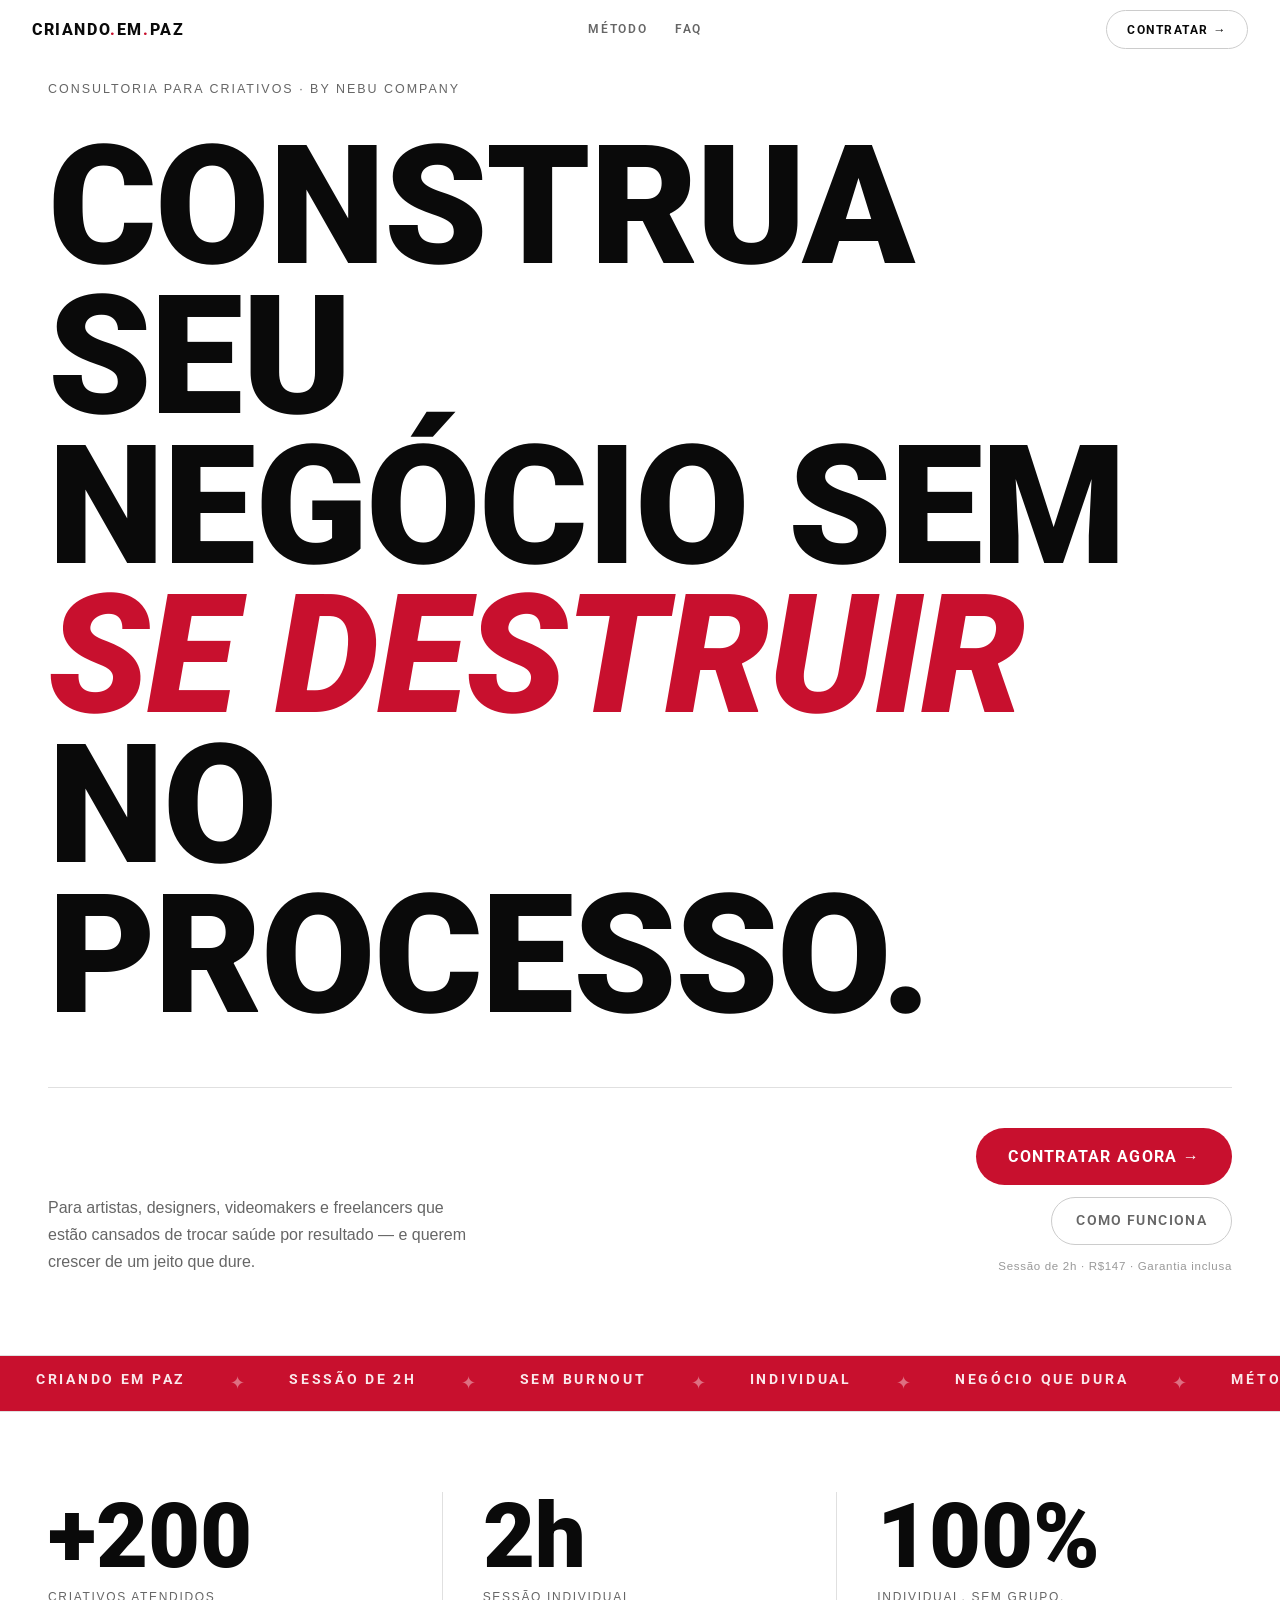
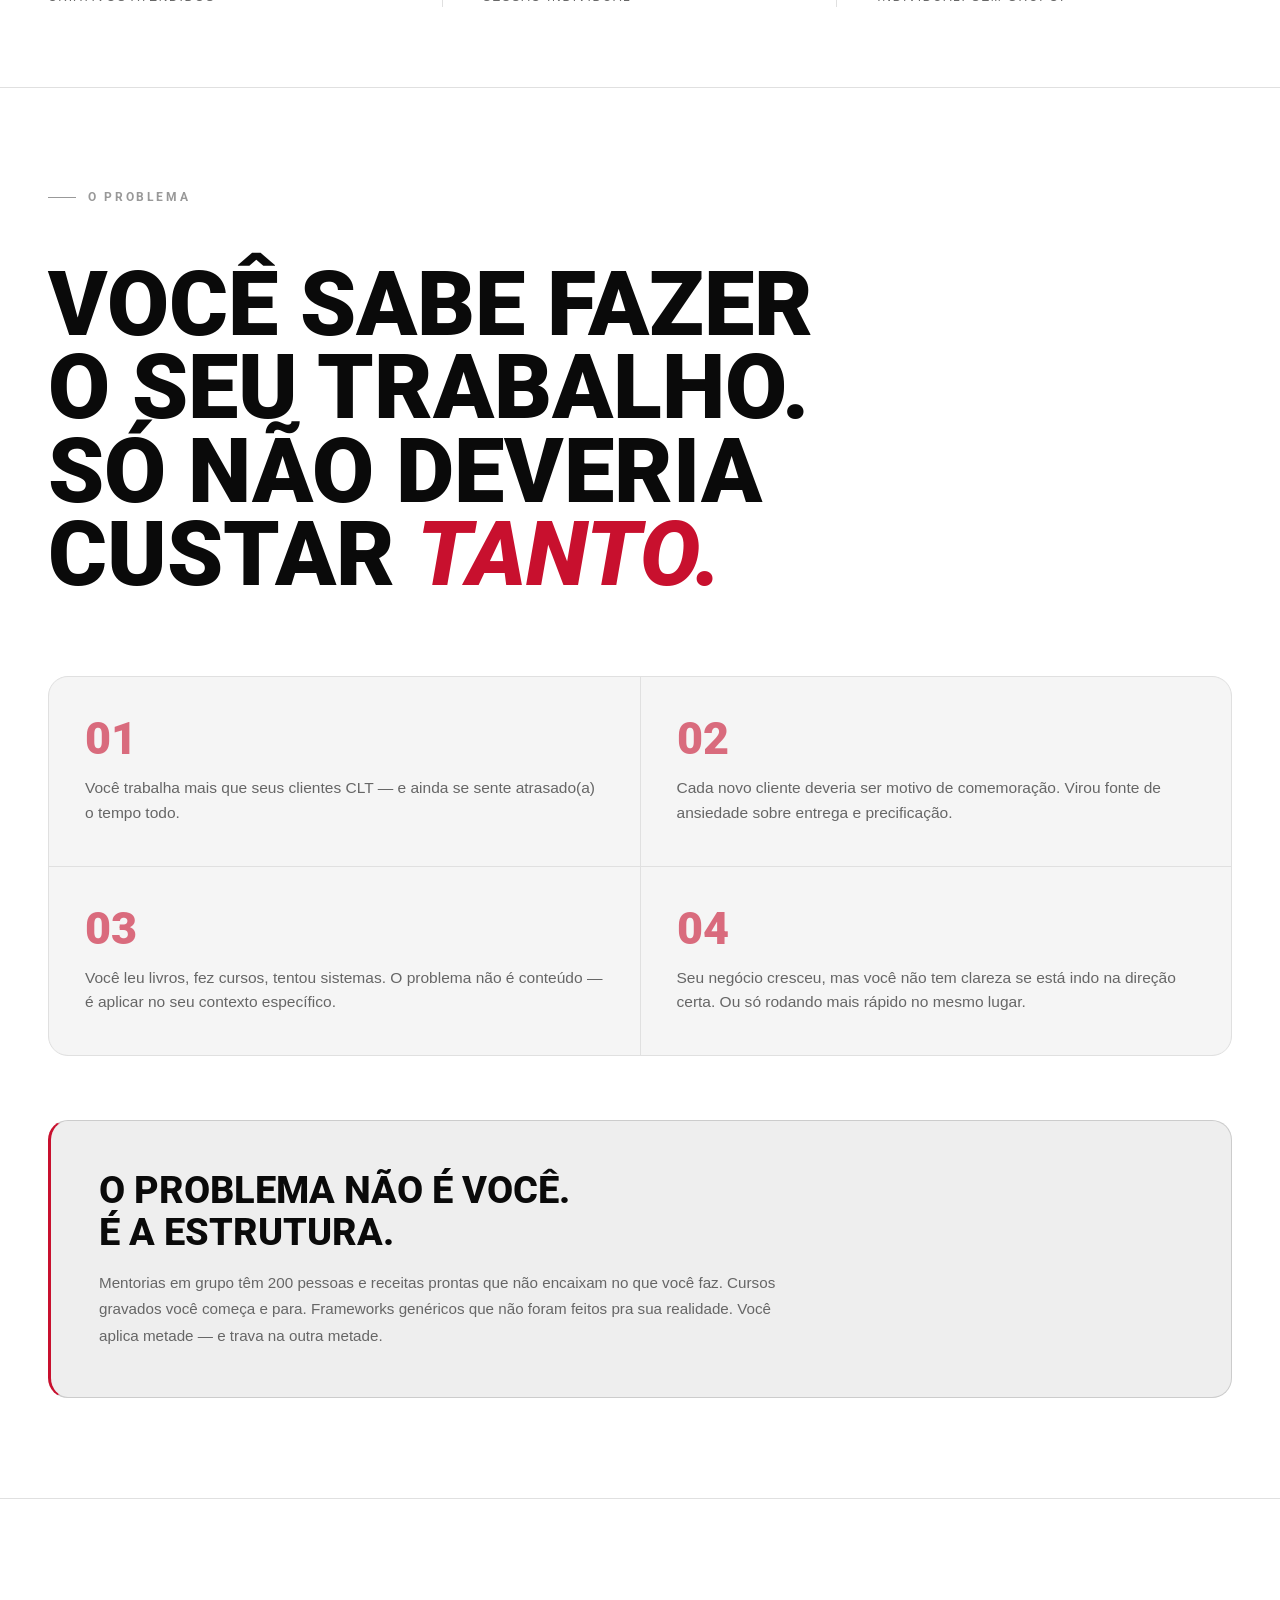
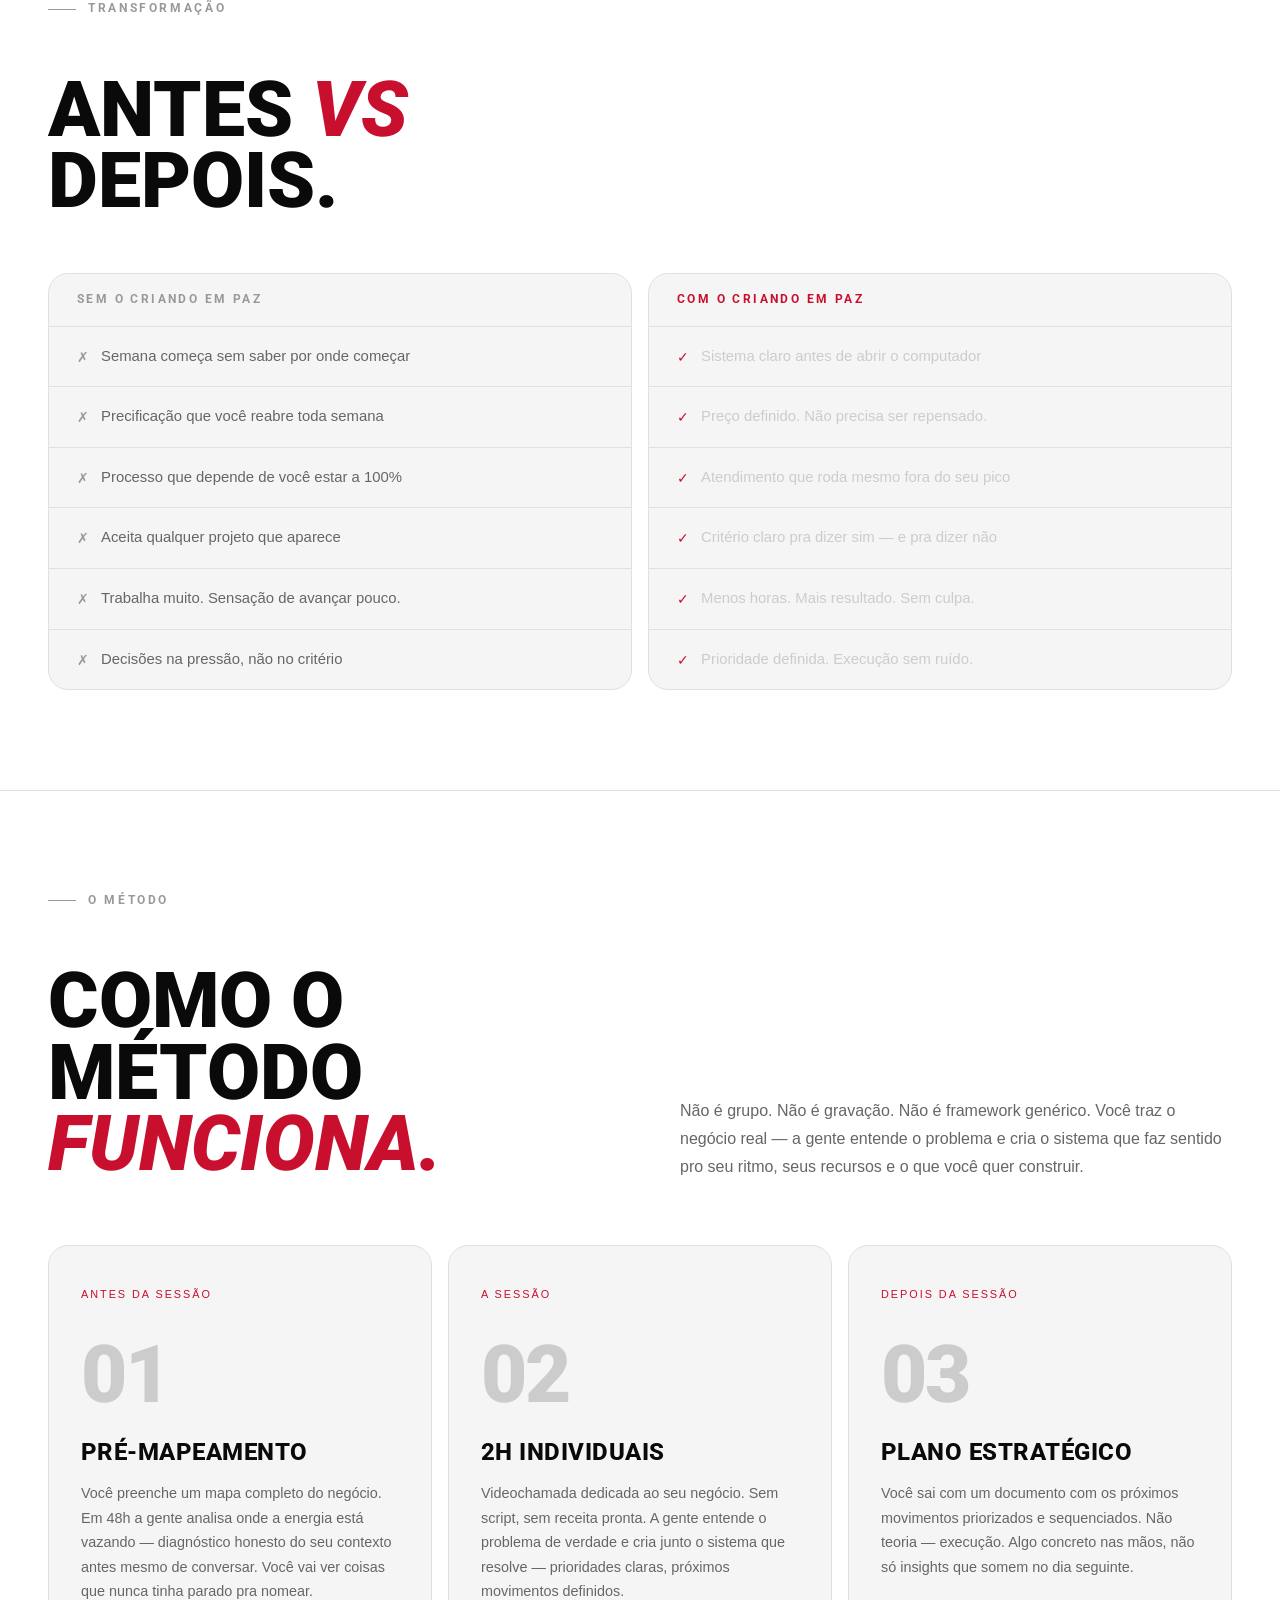
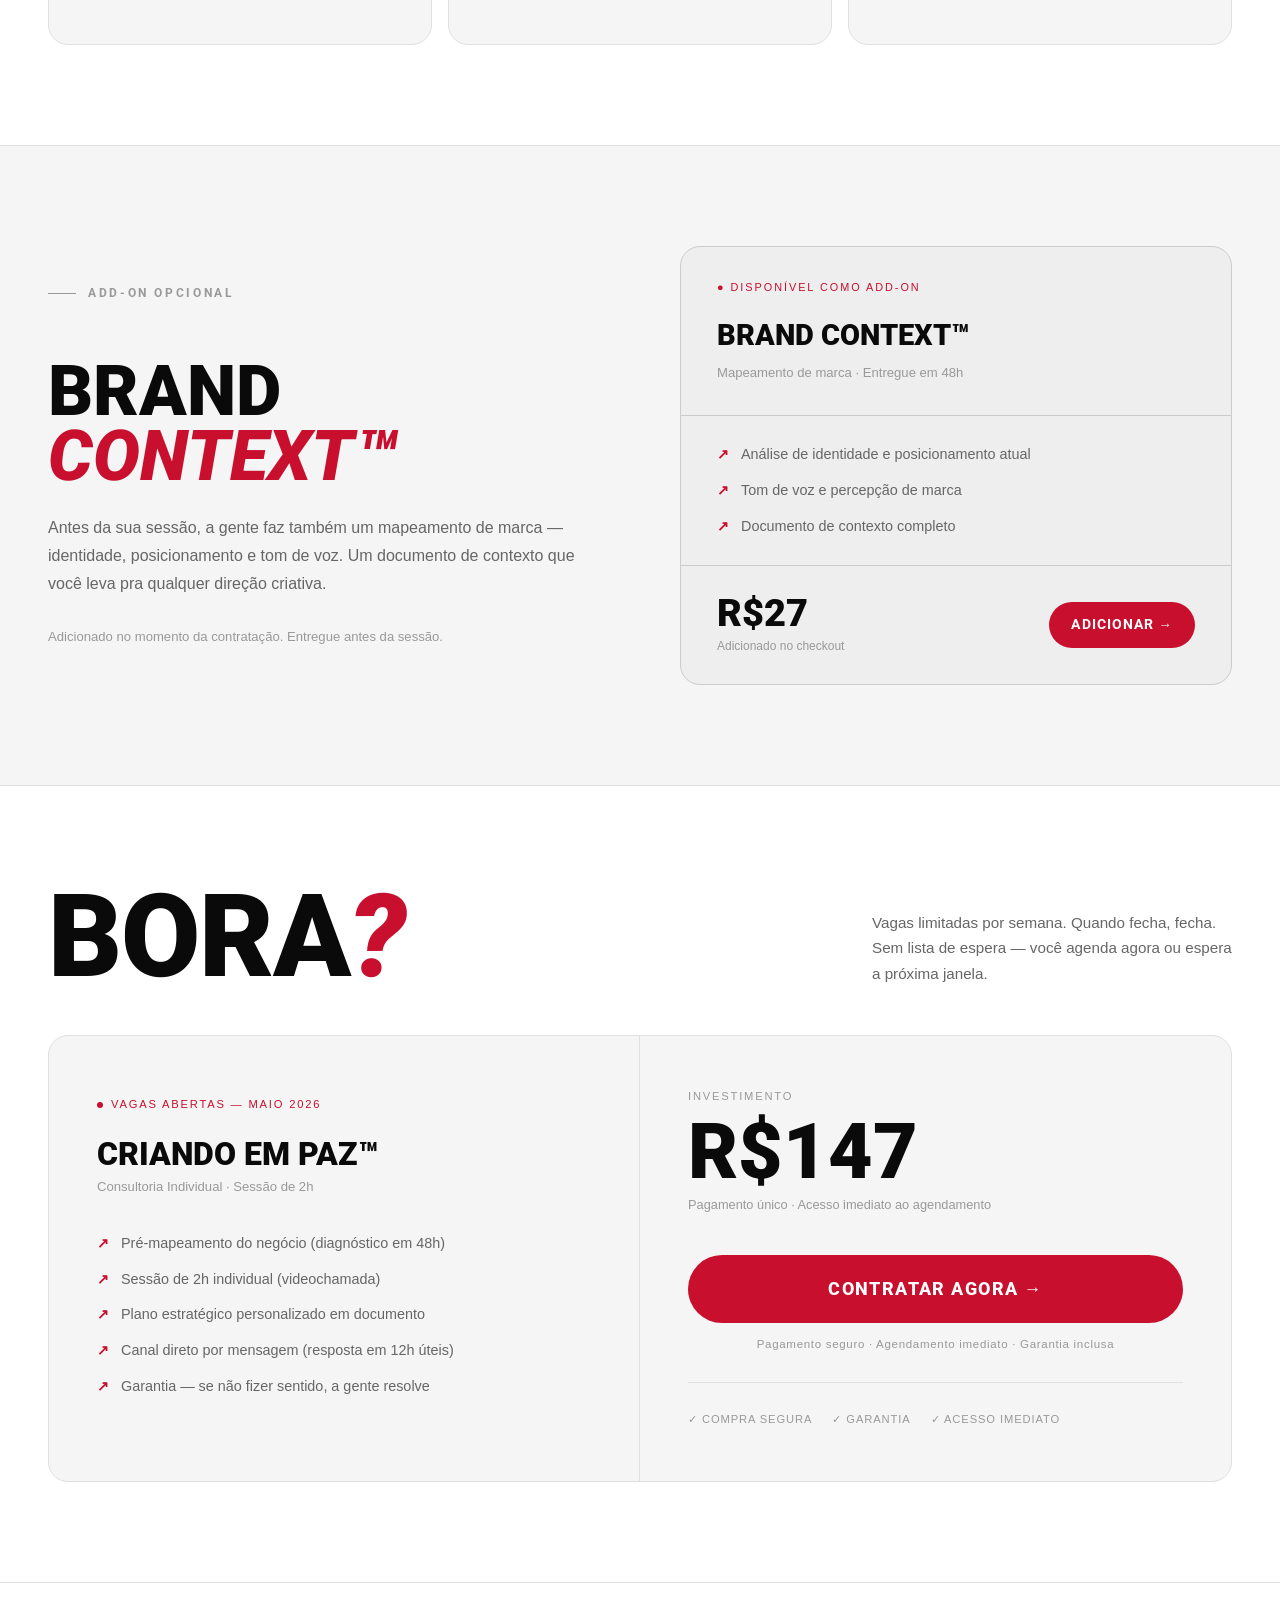
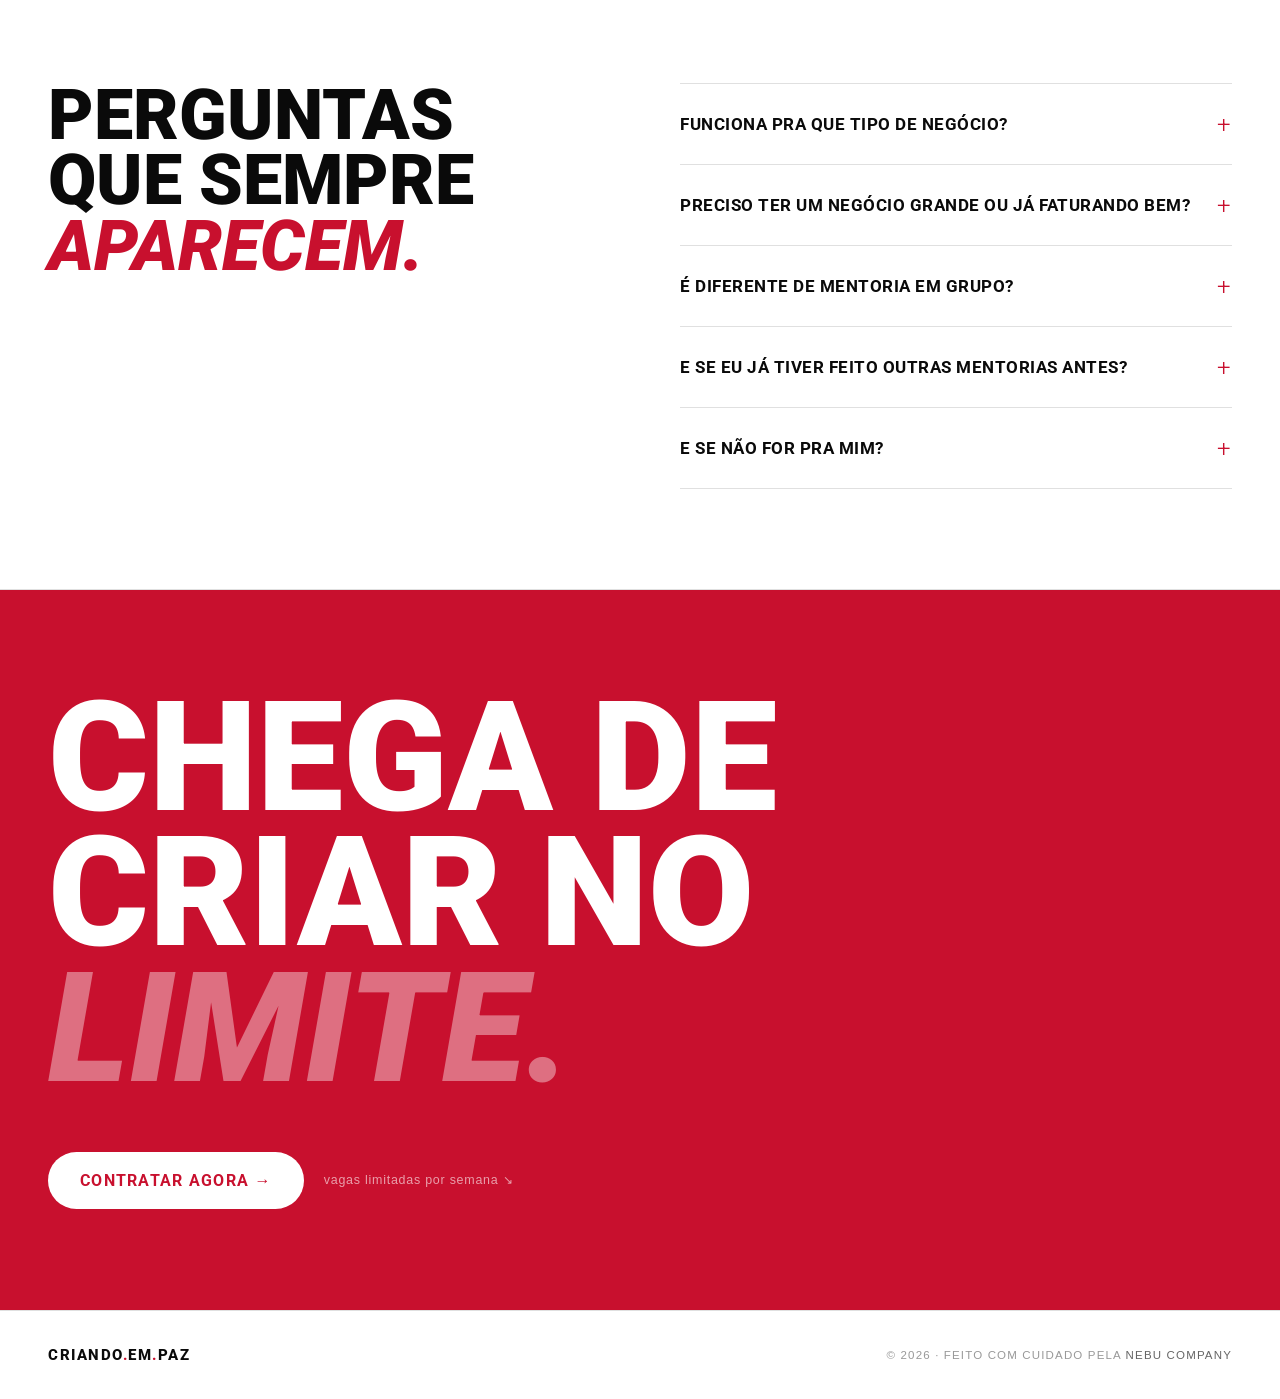
<file: criando-em-paz-v5.html>
<!DOCTYPE html>
<html lang="pt-BR">
<head>
  <meta charset="UTF-8" />
  <meta name="viewport" content="width=device-width, initial-scale=1.0" />
  <title>Criando em Paz — Construa seu negócio sem se destruir</title>
  <link rel="preconnect" href="https://fonts.googleapis.com" crossorigin />
  <link rel="preconnect" href="https://fonts.gstatic.com" crossorigin />
  <!-- primary: stylesheet link -->
  <link href="https://fonts.googleapis.com/css2?family=Roboto:ital,wght@0,400;0,500;0,700;0,900;1,400;1,700;1,900&display=block" rel="stylesheet" />

  <style>
    /* fallback @import in case <link> is blocked by the viewer */
    @import url('https://fonts.googleapis.com/css2?family=Roboto:ital,wght@0,400;0,500;0,700;0,900;1,400;1,700;1,900&display=block');
    *, *::before, *::after { box-sizing: border-box; margin: 0; padding: 0; }

    :root {
      --bg: #ffffff;
      --bg2: #f5f5f5;
      --bg3: #eeeeee;
      --white: #0a0a0a;
      --red: #c8102e;
      --red-soft: rgba(200,16,46,0.08);
      --muted: #999999;
      --muted2: #666666;
      --border: #e0e0e0;
      --border2: #cccccc;
      --font-display: 'Roboto', sans-serif;
      --font-body: 'Helvetica Neue', Helvetica, Arial, sans-serif;
      --radius: 20px;
      --radius-sm: 12px;
    }

    html { scroll-behavior: smooth; }

    body {
      font-family: var(--font-body);
      background: var(--bg);
      color: var(--white);
      font-size: 18px;
      line-height: 1.6;
      -webkit-font-smoothing: antialiased;
      overflow-x: hidden;
    }

    /* ── SCROLLBAR ── */
    ::-webkit-scrollbar { width: 3px; }
    ::-webkit-scrollbar-track { background: var(--bg); }
    ::-webkit-scrollbar-thumb { background: var(--border2); border-radius: 2px; }

    /* ── STICKY CTA BAR ── */
    #sticky-bar {
      position: fixed;
      bottom: 24px;
      left: 50%;
      transform: translateX(-50%) translateY(80px);
      z-index: 300;
      background: rgba(255,255,255,0.92);
      backdrop-filter: blur(20px);
      -webkit-backdrop-filter: blur(20px);
      border: 1px solid var(--border2);
      border-radius: 100px;
      padding: 10px 10px 10px 24px;
      display: flex;
      align-items: center;
      gap: 16px;
      opacity: 0;
      pointer-events: none;
      transition: opacity 0.4s ease, transform 0.4s ease;
      white-space: nowrap;
      box-shadow: 0 8px 40px rgba(0,0,0,0.12);
    }

    #sticky-bar.visible {
      opacity: 1;
      pointer-events: auto;
      transform: translateX(-50%) translateY(0);
    }

    .sticky-price {
      font-family: var(--font-display);
      font-weight: 800;
      font-size: 1rem;
      letter-spacing: 0.02em;
      color: var(--white);
    }

    .sticky-label {
      font-size: 0.72rem;
      color: var(--muted2);
      letter-spacing: 0.08em;
    }

    .sticky-btn {
      background: var(--red);
      color: #ffffff;
      font-family: var(--font-display);
      font-weight: 700;
      font-size: 0.9rem;
      letter-spacing: 0.1em;
      text-transform: uppercase;
      text-decoration: none;
      padding: 12px 24px;
      border-radius: 100px;
      transition: background 0.2s;
      white-space: nowrap;
    }

    .sticky-btn:hover { background: #a50d25; }

    /* ── NAV ── */
    nav {
      position: fixed;
      top: 0; left: 0; right: 0;
      z-index: 200;
      display: flex;
      justify-content: space-between;
      align-items: center;
      padding: 0 32px;
      height: 60px;
      background: rgba(255,255,255,0.88);
      backdrop-filter: blur(16px);
      -webkit-backdrop-filter: blur(16px);
      border-bottom: 1px solid transparent;
      transition: border-color 0.3s;
    }

    nav.scrolled { border-color: var(--border); }

    .nav-logo {
      font-family: var(--font-display);
      font-weight: 800;
      font-size: 1rem;
      letter-spacing: 0.1em;
      text-transform: uppercase;
      text-decoration: none;
      color: var(--white);
    }

    .nav-logo em { color: var(--red); font-style: normal; }

    .nav-links {
      display: flex;
      align-items: center;
      gap: 28px;
    }

    .nav-link {
      font-family: var(--font-display);
      font-weight: 600;
      font-size: 0.72rem;
      letter-spacing: 0.14em;
      text-transform: uppercase;
      text-decoration: none;
      color: var(--muted2);
      transition: color 0.2s;
    }

    .nav-link:hover { color: var(--white); }

    .nav-cta {
      background: transparent;
      color: var(--white);
      font-family: var(--font-display);
      font-weight: 700;
      font-size: 0.78rem;
      letter-spacing: 0.12em;
      text-transform: uppercase;
      text-decoration: none;
      padding: 9px 20px;
      border: 1px solid var(--border2);
      border-radius: 100px;
      transition: border-color 0.2s, background 0.2s;
    }

    .nav-cta:hover { background: var(--red); border-color: var(--red); }

    /* ── SECTION LABEL ── */
    .scene-label {
      font-family: var(--font-display);
      font-size: 0.75rem;
      font-weight: 700;
      letter-spacing: 0.22em;
      text-transform: uppercase;
      color: var(--muted);
      display: flex;
      align-items: center;
      gap: 12px;
      margin-bottom: 56px;
    }

    .scene-label::before {
      content: '';
      display: block;
      width: 28px;
      height: 1px;
      background: var(--muted);
      flex-shrink: 0;
    }

    /* ── HERO ── */
    #hero {
      min-height: 100svh;
      padding: 80px 48px 80px;
      display: flex;
      flex-direction: column;
      justify-content: flex-end;
      position: relative;
      overflow: hidden;
      border-bottom: 1px solid var(--border);
    }

    .hero-eyebrow {
      font-family: var(--font-body);
      font-size: 0.78rem;
      letter-spacing: 0.16em;
      text-transform: uppercase;
      color: var(--muted2);
      margin-bottom: 32px;
    }

    .hero-headline {
      font-family: var(--font-display);
      font-weight: 900;
      font-size: clamp(5rem, 13vw, 12rem);
      line-height: 0.9;
      text-transform: uppercase;
      letter-spacing: -0.01em;
      max-width: 1100px;
      margin-bottom: 56px;
    }

    .hero-headline em {
      font-style: italic;
      color: var(--red);
    }

    .hero-foot {
      display: flex;
      justify-content: space-between;
      align-items: flex-end;
      gap: 40px;
      flex-wrap: wrap;
      padding-top: 40px;
      border-top: 1px solid var(--border);
    }

    .hero-sub {
      font-size: 1rem;
      color: var(--muted2);
      line-height: 1.7;
      max-width: 420px;
    }

    .hero-actions {
      display: flex;
      flex-direction: column;
      align-items: flex-end;
      gap: 12px;
    }

    .btn-pill {
      display: inline-flex;
      align-items: center;
      gap: 10px;
      background: var(--red);
      color: #ffffff;
      font-family: var(--font-display);
      font-weight: 700;
      font-size: 1rem;
      letter-spacing: 0.08em;
      text-transform: uppercase;
      text-decoration: none;
      padding: 16px 32px;
      border-radius: 100px;
      transition: background 0.2s, transform 0.2s;
    }

    .btn-pill:hover { background: #a50d25; transform: translateY(-1px); }

    .btn-pill-white {
      background: #ffffff;
      color: var(--red) !important;
    }
    .btn-pill-white:hover { background: #f0f0f0; }

    .btn-ghost {
      display: inline-flex;
      align-items: center;
      gap: 10px;
      background: transparent;
      color: var(--muted2);
      font-family: var(--font-display);
      font-weight: 600;
      font-size: 0.85rem;
      letter-spacing: 0.1em;
      text-transform: uppercase;
      text-decoration: none;
      padding: 12px 24px;
      border-radius: 100px;
      border: 1px solid var(--border2);
      transition: color 0.2s, border-color 0.2s;
    }

    .btn-ghost:hover { color: #0a0a0a; border-color: #0a0a0a; }

    .hero-trust {
      font-size: 0.72rem;
      color: var(--muted);
      letter-spacing: 0.06em;
    }

    /* ── TICKER ── */
    .ticker-wrap {
      overflow: hidden;
      border-bottom: 1px solid var(--border);
      background: var(--red);
      padding: 13px 0;
    }

    .ticker-track {
      display: flex;
      width: max-content;
      animation: ticker 30s linear infinite;
    }

    .ticker-item {
      font-family: var(--font-display);
      font-weight: 700;
      font-size: 0.85rem;
      letter-spacing: 0.2em;
      text-transform: uppercase;
      color: rgba(255,255,255,0.9);
      white-space: nowrap;
      padding: 0 36px;
    }

    .ticker-sep { color: rgba(255,255,255,0.4); padding: 0 8px; }

    @keyframes ticker {
      0%   { transform: translateX(0); }
      100% { transform: translateX(-50%); }
    }

    /* ── COUNTER ── */
    #counter {
      padding: 80px 48px;
      border-bottom: 1px solid var(--border);
      display: grid;
      grid-template-columns: repeat(3, 1fr);
    }

    .counter-item {
      padding: 0 40px;
      border-right: 1px solid var(--border);
    }

    .counter-item:first-child { padding-left: 0; }
    .counter-item:last-child { border-right: none; }

    .c-num {
      font-family: var(--font-display);
      font-weight: 900;
      font-size: clamp(3.5rem, 7vw, 6rem);
      color: var(--white);
      line-height: 1;
      margin-bottom: 6px;
    }

    .c-label {
      font-size: 0.75rem;
      letter-spacing: 0.14em;
      text-transform: uppercase;
      color: var(--muted2);
    }

    /* ── DOR ── */
    #dor {
      padding: 100px 48px;
      border-bottom: 1px solid var(--border);
      background: var(--bg);
    }

    .dor-headline {
      font-family: var(--font-display);
      font-weight: 900;
      font-size: clamp(3.2rem, 7vw, 6.5rem);
      line-height: 0.93;
      text-transform: uppercase;
      max-width: 900px;
      margin-bottom: 80px;
    }

    .dor-headline em { color: var(--red); font-style: italic; }

    .dor-items {
      display: grid;
      grid-template-columns: 1fr 1fr;
      gap: 1px;
      background: var(--border);
      border: 1px solid var(--border);
      border-radius: var(--radius);
      overflow: hidden;
    }

    .dor-item {
      padding: 40px 36px;
      background: var(--bg2);
      display: flex;
      flex-direction: column;
      gap: 14px;
    }

    .dor-num {
      font-family: var(--font-display);
      font-weight: 900;
      font-size: 2.8rem;
      color: var(--red);
      line-height: 1;
      opacity: 0.6;
    }

    .dor-text {
      font-size: 0.97rem;
      color: var(--muted2);
      line-height: 1.6;
    }

    .dor-callout {
      margin-top: 64px;
      padding: 48px;
      background: var(--bg3);
      border: 1px solid var(--border2);
      border-radius: var(--radius);
      border-left: 3px solid var(--red);
    }

    .dor-callout-title {
      font-family: var(--font-display);
      font-weight: 800;
      font-size: clamp(1.8rem, 3vw, 2.6rem);
      line-height: 1.1;
      text-transform: uppercase;
      margin-bottom: 16px;
    }

    .dor-callout-body {
      font-size: 0.95rem;
      color: var(--muted2);
      line-height: 1.75;
      max-width: 680px;
    }

    /* ── ANTES / DEPOIS ── */
    #avd {
      padding: 100px 48px;
      border-bottom: 1px solid var(--border);
      background: var(--bg);
    }

    .avd-head {
      margin-bottom: 56px;
    }

    .avd-headline {
      font-family: var(--font-display);
      font-weight: 900;
      font-size: clamp(3rem, 6vw, 5.5rem);
      line-height: 0.93;
      text-transform: uppercase;
    }

    .avd-headline em { color: var(--red); font-style: italic; }

    .avd-grid {
      display: grid;
      grid-template-columns: 1fr 1fr;
      gap: 16px;
    }

    .avd-col {
      background: var(--bg2);
      border: 1px solid var(--border);
      border-radius: var(--radius);
      overflow: hidden;
    }

    .avd-col-header {
      padding: 16px 28px;
      border-bottom: 1px solid var(--border);
      font-family: var(--font-display);
      font-weight: 700;
      font-size: 0.75rem;
      letter-spacing: 0.2em;
      text-transform: uppercase;
    }

    .avd-col:first-child .avd-col-header { color: var(--muted); }
    .avd-col:last-child .avd-col-header { color: var(--red); }

    .avd-cell {
      padding: 18px 28px;
      font-size: 0.93rem;
      color: var(--muted2);
      line-height: 1.5;
      border-bottom: 1px solid var(--border);
      display: flex;
      align-items: flex-start;
      gap: 12px;
    }

    .avd-col:last-child .avd-cell { color: #ccc; }
    .avd-cell:last-child { border-bottom: none; }

    .avd-icon { flex-shrink: 0; font-size: 0.9rem; margin-top: 2px; }

    /* ── MÉTODO ── */
    #metodo {
      padding: 100px 48px;
      border-bottom: 1px solid var(--border);
      background: var(--bg);
    }

    .metodo-intro {
      display: grid;
      grid-template-columns: 1fr 1fr;
      gap: 80px;
      align-items: end;
      margin-bottom: 64px;
    }

    .metodo-headline {
      font-family: var(--font-display);
      font-weight: 900;
      font-size: clamp(3rem, 6vw, 5.5rem);
      line-height: 0.93;
      text-transform: uppercase;
    }

    .metodo-headline em { color: var(--red); font-style: italic; }

    .metodo-body {
      font-size: 1rem;
      color: var(--muted2);
      line-height: 1.75;
    }

    .steps {
      display: grid;
      grid-template-columns: repeat(3, 1fr);
      gap: 16px;
    }

    .step-card {
      background: var(--bg2);
      border: 1px solid var(--border);
      border-radius: var(--radius);
      padding: 40px 32px;
      display: flex;
      flex-direction: column;
      gap: 0;
      transition: border-color 0.25s;
    }

    .step-card:hover { border-color: var(--border2); }

    .step-tag {
      font-family: var(--font-body);
      font-size: 0.68rem;
      letter-spacing: 0.18em;
      text-transform: uppercase;
      color: var(--red);
      margin-bottom: 32px;
    }

    .step-num {
      font-family: var(--font-display);
      font-weight: 900;
      font-size: 5rem;
      color: var(--border2);
      line-height: 1;
      margin-bottom: 24px;
      letter-spacing: -0.02em;
    }

    .step-title {
      font-family: var(--font-display);
      font-weight: 800;
      font-size: 1.5rem;
      text-transform: uppercase;
      letter-spacing: 0.02em;
      margin-bottom: 16px;
      line-height: 1.1;
    }

    .step-desc {
      font-size: 0.9rem;
      color: var(--muted2);
      line-height: 1.7;
    }

    /* ── BRAND CONTEXT ── */
    #brand {
      padding: 100px 48px;
      border-bottom: 1px solid var(--border);
      background: var(--bg2);
    }

    .brand-inner {
      display: grid;
      grid-template-columns: 1fr 1fr;
      gap: 80px;
      align-items: center;
    }

    .brand-headline {
      font-family: var(--font-display);
      font-weight: 900;
      font-size: clamp(2.8rem, 5.5vw, 5rem);
      line-height: 0.93;
      text-transform: uppercase;
      margin-bottom: 24px;
    }

    .brand-headline em { color: var(--red); font-style: italic; }

    .brand-body {
      font-size: 1rem;
      color: var(--muted2);
      line-height: 1.75;
      margin-bottom: 28px;
    }

    .brand-card {
      background: var(--bg3);
      border: 1px solid var(--border2);
      border-radius: var(--radius);
      overflow: hidden;
    }

    .brand-card-top {
      padding: 32px 36px;
      border-bottom: 1px solid var(--border2);
    }

    .brand-tag {
      font-family: var(--font-body);
      font-size: 0.68rem;
      letter-spacing: 0.18em;
      text-transform: uppercase;
      color: var(--red);
      margin-bottom: 16px;
    }

    .brand-name {
      font-family: var(--font-display);
      font-weight: 900;
      font-size: 1.8rem;
      text-transform: uppercase;
      margin-bottom: 4px;
    }

    .brand-sub {
      font-size: 0.82rem;
      color: var(--muted);
    }

    .brand-features {
      padding: 28px 36px;
      border-bottom: 1px solid var(--border2);
      display: flex;
      flex-direction: column;
      gap: 14px;
    }

    .brand-feature {
      display: flex;
      gap: 12px;
      font-size: 0.9rem;
      color: var(--muted2);
      align-items: flex-start;
      line-height: 1.5;
    }

    .brand-feature::before {
      content: '↗';
      color: var(--red);
      flex-shrink: 0;
      font-family: var(--font-display);
      font-weight: 700;
    }

    .brand-price-block {
      padding: 28px 36px;
      display: flex;
      align-items: center;
      justify-content: space-between;
      gap: 20px;
    }

    .brand-price {
      font-family: var(--font-display);
      font-weight: 900;
      font-size: 2.4rem;
      color: var(--white);
      line-height: 1;
    }

    .brand-price-note {
      font-size: 0.75rem;
      color: var(--muted);
      margin-top: 4px;
    }

    /* ── OFERTA ── */
    #oferta {
      padding: 100px 48px;
      border-bottom: 1px solid var(--border);
      background: var(--bg);
    }

    .oferta-top {
      display: flex;
      justify-content: space-between;
      align-items: flex-end;
      gap: 40px;
      margin-bottom: 48px;
      flex-wrap: wrap;
    }

    .oferta-headline {
      font-family: var(--font-display);
      font-weight: 900;
      font-size: clamp(4rem, 9vw, 8.5rem);
      line-height: 0.88;
      letter-spacing: -0.01em;
      text-transform: uppercase;
    }

    .oferta-headline em { color: var(--red); font-style: italic; }

    .oferta-sub {
      font-size: 0.95rem;
      color: var(--muted2);
      line-height: 1.7;
      max-width: 360px;
    }

    .oferta-card {
      background: var(--bg2);
      border: 1px solid var(--border);
      border-radius: var(--radius);
      overflow: hidden;
      display: grid;
      grid-template-columns: 1fr 1fr;
    }

    .oferta-left {
      padding: 52px 48px;
      border-right: 1px solid var(--border);
    }

    .oferta-tag {
      display: inline-flex;
      align-items: center;
      gap: 8px;
      font-family: var(--font-body);
      font-size: 0.7rem;
      letter-spacing: 0.16em;
      text-transform: uppercase;
      color: var(--red);
      margin-bottom: 24px;
    }

    .oferta-dot {
      width: 6px;
      height: 6px;
      border-radius: 50%;
      background: var(--red);
      flex-shrink: 0;
      animation: pulse 2s ease-in-out infinite;
    }

    @keyframes pulse {
      0%, 100% { opacity: 1; }
      50% { opacity: 0.3; }
    }

    .oferta-nome {
      font-family: var(--font-display);
      font-weight: 900;
      font-size: 2rem;
      text-transform: uppercase;
      margin-bottom: 6px;
      line-height: 1;
    }

    .oferta-subtitle {
      font-size: 0.82rem;
      color: var(--muted);
      margin-bottom: 36px;
    }

    .oferta-includes {
      list-style: none;
      display: flex;
      flex-direction: column;
      gap: 14px;
    }

    .oferta-includes li {
      display: flex;
      align-items: flex-start;
      gap: 12px;
      font-size: 0.9rem;
      color: var(--muted2);
      line-height: 1.5;
    }

    .oferta-includes li::before {
      content: '↗';
      color: var(--red);
      flex-shrink: 0;
      font-family: var(--font-display);
      font-weight: 700;
    }

    .oferta-right {
      padding: 52px 48px;
      display: flex;
      flex-direction: column;
      justify-content: space-between;
    }

    .oferta-price-label {
      font-size: 0.7rem;
      letter-spacing: 0.16em;
      text-transform: uppercase;
      color: var(--muted);
      margin-bottom: 8px;
    }

    .oferta-price {
      font-family: var(--font-display);
      font-weight: 900;
      font-size: clamp(3.5rem, 6vw, 5.5rem);
      line-height: 1;
      color: var(--white);
      margin-bottom: 4px;
    }

    .oferta-price-note {
      font-size: 0.8rem;
      color: var(--muted);
      margin-bottom: 40px;
    }

    .btn-oferta {
      display: flex;
      align-items: center;
      justify-content: center;
      gap: 10px;
      background: var(--red);
      color: #ffffff;
      font-family: var(--font-display);
      font-weight: 800;
      font-size: 1.1rem;
      letter-spacing: 0.08em;
      text-transform: uppercase;
      text-decoration: none;
      padding: 20px 32px;
      border-radius: 100px;
      transition: background 0.2s, transform 0.2s;
      margin-bottom: 12px;
    }

    .btn-oferta:hover { background: #a50d25; transform: translateY(-1px); }

    .oferta-guarantee {
      font-size: 0.72rem;
      color: var(--muted);
      text-align: center;
      letter-spacing: 0.06em;
    }

    .oferta-trust {
      display: flex;
      gap: 20px;
      margin-top: 28px;
      padding-top: 28px;
      border-top: 1px solid var(--border);
    }

    .oferta-trust-item {
      font-size: 0.7rem;
      color: var(--muted);
      letter-spacing: 0.08em;
      text-transform: uppercase;
    }

    /* ── FAQ ── */
    #faq {
      padding: 100px 48px;
      border-bottom: 1px solid var(--border);
      background: var(--bg);
    }

    .faq-inner {
      display: grid;
      grid-template-columns: 1fr 1fr;
      gap: 80px;
      align-items: start;
    }

    .faq-headline {
      font-family: var(--font-display);
      font-weight: 900;
      font-size: clamp(2.8rem, 5.5vw, 5rem);
      line-height: 0.93;
      text-transform: uppercase;
      position: sticky;
      top: 80px;
    }

    .faq-headline em { color: var(--red); font-style: italic; }

    .faq-list { display: flex; flex-direction: column; }

    .faq-item { border-top: 1px solid var(--border); }
    .faq-item:last-child { border-bottom: 1px solid var(--border); }

    .faq-q {
      width: 100%;
      background: none;
      border: none;
      text-align: left;
      cursor: pointer;
      font-family: var(--font-display);
      font-weight: 700;
      font-size: 1.05rem;
      text-transform: uppercase;
      letter-spacing: 0.03em;
      padding: 26px 0;
      display: flex;
      justify-content: space-between;
      align-items: center;
      color: var(--white);
      gap: 20px;
    }

    .faq-icon {
      font-size: 1.5rem;
      font-weight: 300;
      color: var(--red);
      transition: transform 0.25s;
      flex-shrink: 0;
    }

    .faq-a {
      font-size: 0.93rem;
      color: var(--muted2);
      line-height: 1.75;
      max-height: 0;
      overflow: hidden;
      transition: max-height 0.35s ease, padding 0.35s;
      padding-bottom: 0;
    }

    .faq-item.open .faq-a { max-height: 300px; padding-bottom: 28px; }
    .faq-item.open .faq-icon { transform: rotate(45deg); }

    /* ── FINAL CTA ── */
    #final {
      min-height: 80svh;
      padding: 100px 48px;
      background: var(--red);
      display: flex;
      flex-direction: column;
      justify-content: center;
    }

    .final-headline {
      font-family: var(--font-display);
      font-weight: 900;
      font-size: clamp(4.5rem, 12vw, 11rem);
      line-height: 0.88;
      text-transform: uppercase;
      max-width: 1200px;
      margin-bottom: 56px;
      color: #ffffff;
    }

    .final-headline em { color: rgba(255,255,255,0.4); font-style: italic; }

    .final-actions {
      display: flex;
      align-items: center;
      gap: 20px;
      flex-wrap: wrap;
    }

    .final-note {
      font-size: 0.78rem;
      color: rgba(255,255,255,0.6);
      letter-spacing: 0.06em;
    }

    /* ── FOOTER ── */
    footer {
      padding: 32px 48px;
      border-top: 1px solid var(--border);
      display: flex;
      justify-content: space-between;
      align-items: center;
      flex-wrap: wrap;
      gap: 16px;
    }

    .footer-logo {
      font-family: var(--font-display);
      font-weight: 800;
      font-size: 0.95rem;
      letter-spacing: 0.1em;
      text-transform: uppercase;
    }

    .footer-logo em { color: var(--red); font-style: normal; }

    .footer-copy {
      font-size: 0.72rem;
      color: var(--muted);
      letter-spacing: 0.1em;
      text-transform: uppercase;
    }

    .footer-copy a { color: var(--muted2); text-decoration: none; }
    .footer-copy a:hover { color: var(--red); }

    /* ── FADE-IN ANIMATIONS ── */
    .reveal {
      opacity: 0;
      transform: translateY(28px);
      transition: opacity 0.7s ease, transform 0.7s ease;
    }

    .reveal.visible {
      opacity: 1;
      transform: translateY(0);
    }

    .reveal-delay-1 { transition-delay: 0.1s; }
    .reveal-delay-2 { transition-delay: 0.2s; }
    .reveal-delay-3 { transition-delay: 0.3s; }
    .reveal-delay-4 { transition-delay: 0.4s; }

    /* ── RESPONSIVE ── */
    @media (max-width: 900px) {
      #sticky-bar {
        left: 16px;
        right: 16px;
        bottom: 16px;
        transform: translateY(80px);
        border-radius: 16px;
        padding: 14px 14px 14px 20px;
        width: auto;
      }

      #sticky-bar.visible { transform: translateY(0); }

      .sticky-btn { flex: 1; text-align: center; justify-content: center; }

      nav { padding: 0 20px; }
      .nav-links { display: none; }

      #hero { padding: 80px 24px 100px; }
      .hero-foot { flex-direction: column; align-items: flex-start; }
      .hero-actions { align-items: flex-start; }

      #counter { padding: 56px 24px; grid-template-columns: 1fr; }
      .counter-item { padding: 24px 0; border-right: none; border-bottom: 1px solid var(--border); }
      .counter-item:last-child { border-bottom: none; }

      #dor, #avd, #metodo, #brand, #oferta, #faq, #final { padding: 72px 24px; }

      .dor-items { grid-template-columns: 1fr; }
      .dor-callout { padding: 32px 24px; }

      .avd-grid { grid-template-columns: 1fr; }

      .metodo-intro { grid-template-columns: 1fr; gap: 32px; }
      .steps { grid-template-columns: 1fr; }

      .brand-inner { grid-template-columns: 1fr; gap: 48px; }

      .oferta-card { grid-template-columns: 1fr; }
      .oferta-left { border-right: none; border-bottom: 1px solid var(--border); }
      .oferta-top { flex-direction: column; align-items: flex-start; }

      .faq-inner { grid-template-columns: 1fr; gap: 48px; }
      .faq-headline { position: static; }

      footer { padding: 28px 24px; flex-direction: column; align-items: flex-start; }
    }
  </style>
</head>
<body>

  <!-- STICKY BAR -->
  <div id="sticky-bar">
    <div>
      <div class="sticky-price">R$147</div>
      <div class="sticky-label">Sessão individual · 2h</div>
    </div>
    <a class="sticky-btn" href="https://wa.me/5571996551316?text=Oi%2C+quero+marcar+minha+sess%C3%A3o+do+Criando+em+Paz" target="_blank" rel="noopener">
      Contratar →
    </a>
  </div>

  <!-- NAV -->
  <nav id="nav">
    <a class="nav-logo" href="#">Criando<em>.</em>em<em>.</em>paz</a>
    <div class="nav-links">
      <a class="nav-link" href="#metodo">Método</a>
      <a class="nav-link" href="#faq">FAQ</a>
    </div>
    <a class="nav-cta" href="#oferta">Contratar →</a>
  </nav>

  <!-- HERO -->
  <section id="hero">
    <p class="hero-eyebrow">Consultoria para criativos · by Nebu Company</p>
    <h1 class="hero-headline">
      Construa seu<br>negócio sem<br><em>se destruir</em><br>no processo.
    </h1>
    <div class="hero-foot">
      <p class="hero-sub">
        Para artistas, designers, videomakers e freelancers que estão cansados de trocar saúde por resultado — e querem crescer de um jeito que dure.
      </p>
      <div class="hero-actions">
        <a class="btn-pill" href="#oferta">Contratar agora →</a>
        <a class="btn-ghost" href="#metodo">Como funciona</a>
        <p class="hero-trust">Sessão de 2h · R$147 · Garantia inclusa</p>
      </div>
    </div>
  </section>

  <!-- TICKER -->
  <div class="ticker-wrap" aria-hidden="true">
    <div class="ticker-track">
      <span class="ticker-item">Criando em Paz</span><span class="ticker-sep">✦</span>
      <span class="ticker-item">Sessão de 2h</span><span class="ticker-sep">✦</span>
      <span class="ticker-item">Sem burnout</span><span class="ticker-sep">✦</span>
      <span class="ticker-item">Individual</span><span class="ticker-sep">✦</span>
      <span class="ticker-item">Negócio que dura</span><span class="ticker-sep">✦</span>
      <span class="ticker-item">Método Nebu</span><span class="ticker-sep">✦</span>
      <span class="ticker-item">Criando em Paz</span><span class="ticker-sep">✦</span>
      <span class="ticker-item">Sessão de 2h</span><span class="ticker-sep">✦</span>
      <span class="ticker-item">Sem burnout</span><span class="ticker-sep">✦</span>
      <span class="ticker-item">Individual</span><span class="ticker-sep">✦</span>
      <span class="ticker-item">Negócio que dura</span><span class="ticker-sep">✦</span>
      <span class="ticker-item">Método Nebu</span><span class="ticker-sep">✦</span>
    </div>
  </div>

  <!-- COUNTER -->
  <div id="counter">
    <div class="counter-item reveal">
      <p class="c-num">+200</p>
      <p class="c-label">Criativos atendidos</p>
    </div>
    <div class="counter-item reveal reveal-delay-1">
      <p class="c-num">2h</p>
      <p class="c-label">Sessão individual</p>
    </div>
    <div class="counter-item reveal reveal-delay-2">
      <p class="c-num">100%</p>
      <p class="c-label">Individual. Sem grupo.</p>
    </div>
  </div>

  <!-- DOR -->
  <section id="dor">
    <p class="scene-label reveal">O problema</p>
    <h2 class="dor-headline reveal">
      Você sabe fazer<br>o seu trabalho.<br>Só não deveria<br>custar <em>tanto.</em>
    </h2>
    <div class="dor-items reveal">
      <div class="dor-item">
        <p class="dor-num">01</p>
        <p class="dor-text">Você trabalha mais que seus clientes CLT — e ainda se sente atrasado(a) o tempo todo.</p>
      </div>
      <div class="dor-item">
        <p class="dor-num">02</p>
        <p class="dor-text">Cada novo cliente deveria ser motivo de comemoração. Virou fonte de ansiedade sobre entrega e precificação.</p>
      </div>
      <div class="dor-item">
        <p class="dor-num">03</p>
        <p class="dor-text">Você leu livros, fez cursos, tentou sistemas. O problema não é conteúdo — é aplicar no seu contexto específico.</p>
      </div>
      <div class="dor-item">
        <p class="dor-num">04</p>
        <p class="dor-text">Seu negócio cresceu, mas você não tem clareza se está indo na direção certa. Ou só rodando mais rápido no mesmo lugar.</p>
      </div>
    </div>
    <div class="dor-callout reveal">
      <p class="dor-callout-title">O problema não é você.<br>É a estrutura.</p>
      <p class="dor-callout-body">Mentorias em grupo têm 200 pessoas e receitas prontas que não encaixam no que você faz. Cursos gravados você começa e para. Frameworks genéricos que não foram feitos pra sua realidade. Você aplica metade — e trava na outra metade.</p>
    </div>
  </section>

  <!-- ANTES VS DEPOIS -->
  <section id="avd">
    <div class="avd-head reveal">
      <p class="scene-label">Transformação</p>
      <h2 class="avd-headline">Antes <em>vs</em><br>depois.</h2>
    </div>
    <div class="avd-grid reveal">
      <div class="avd-col">
        <div class="avd-col-header">Sem o Criando em Paz</div>
        <div class="avd-cell"><span class="avd-icon" style="color:var(--muted);">✗</span> Semana começa sem saber por onde começar</div>
        <div class="avd-cell"><span class="avd-icon" style="color:var(--muted);">✗</span> Precificação que você reabre toda semana</div>
        <div class="avd-cell"><span class="avd-icon" style="color:var(--muted);">✗</span> Processo que depende de você estar a 100%</div>
        <div class="avd-cell"><span class="avd-icon" style="color:var(--muted);">✗</span> Aceita qualquer projeto que aparece</div>
        <div class="avd-cell"><span class="avd-icon" style="color:var(--muted);">✗</span> Trabalha muito. Sensação de avançar pouco.</div>
        <div class="avd-cell"><span class="avd-icon" style="color:var(--muted);">✗</span> Decisões na pressão, não no critério</div>
      </div>
      <div class="avd-col">
        <div class="avd-col-header">Com o Criando em Paz</div>
        <div class="avd-cell"><span class="avd-icon" style="color:var(--red);">✓</span> Sistema claro antes de abrir o computador</div>
        <div class="avd-cell"><span class="avd-icon" style="color:var(--red);">✓</span> Preço definido. Não precisa ser repensado.</div>
        <div class="avd-cell"><span class="avd-icon" style="color:var(--red);">✓</span> Atendimento que roda mesmo fora do seu pico</div>
        <div class="avd-cell"><span class="avd-icon" style="color:var(--red);">✓</span> Critério claro pra dizer sim — e pra dizer não</div>
        <div class="avd-cell"><span class="avd-icon" style="color:var(--red);">✓</span> Menos horas. Mais resultado. Sem culpa.</div>
        <div class="avd-cell"><span class="avd-icon" style="color:var(--red);">✓</span> Prioridade definida. Execução sem ruído.</div>
      </div>
    </div>
  </section>

  <!-- MÉTODO -->
  <section id="metodo">
    <div class="metodo-intro">
      <div class="reveal">
        <p class="scene-label">O método</p>
        <h2 class="metodo-headline">Como o<br>método<br><em>funciona.</em></h2>
      </div>
      <p class="metodo-body reveal">
        Não é grupo. Não é gravação. Não é framework genérico. Você traz o negócio real — a gente entende o problema e cria o sistema que faz sentido pro seu ritmo, seus recursos e o que você quer construir.
      </p>
    </div>
    <div class="steps">
      <div class="step-card reveal">
        <p class="step-tag">Antes da sessão</p>
        <p class="step-num">01</p>
        <p class="step-title">Pré-mapeamento</p>
        <p class="step-desc">Você preenche um mapa completo do negócio. Em 48h a gente analisa onde a energia está vazando — diagnóstico honesto do seu contexto antes mesmo de conversar. Você vai ver coisas que nunca tinha parado pra nomear.</p>
      </div>
      <div class="step-card reveal reveal-delay-1">
        <p class="step-tag">A sessão</p>
        <p class="step-num">02</p>
        <p class="step-title">2h Individuais</p>
        <p class="step-desc">Videochamada dedicada ao seu negócio. Sem script, sem receita pronta. A gente entende o problema de verdade e cria junto o sistema que resolve — prioridades claras, próximos movimentos definidos.</p>
      </div>
      <div class="step-card reveal reveal-delay-2">
        <p class="step-tag">Depois da sessão</p>
        <p class="step-num">03</p>
        <p class="step-title">Plano Estratégico</p>
        <p class="step-desc">Você sai com um documento com os próximos movimentos priorizados e sequenciados. Não teoria — execução. Algo concreto nas mãos, não só insights que somem no dia seguinte.</p>
      </div>
    </div>
  </section>

  <!-- BRAND CONTEXT -->
  <section id="brand">
    <div class="brand-inner">
      <div class="reveal">
        <p class="scene-label">Add-on opcional</p>
        <h2 class="brand-headline">Brand<br><em>Context™</em></h2>
        <p class="brand-body">Antes da sua sessão, a gente faz também um mapeamento de marca — identidade, posicionamento e tom de voz. Um documento de contexto que você leva pra qualquer direção criativa.</p>
        <p style="font-size:0.82rem;color:var(--muted);line-height:1.6;">Adicionado no momento da contratação. Entregue antes da sessão.</p>
      </div>
      <div class="brand-card reveal reveal-delay-1">
        <div class="brand-card-top">
          <p class="brand-tag">● Disponível como add-on</p>
          <p class="brand-name">Brand Context™</p>
          <p class="brand-sub">Mapeamento de marca · Entregue em 48h</p>
        </div>
        <div class="brand-features">
          <div class="brand-feature">Análise de identidade e posicionamento atual</div>
          <div class="brand-feature">Tom de voz e percepção de marca</div>
          <div class="brand-feature">Documento de contexto completo</div>
        </div>
        <div class="brand-price-block">
          <div>
            <p class="brand-price">R$27</p>
            <p class="brand-price-note">Adicionado no checkout</p>
          </div>
          <a class="btn-pill" style="font-size:0.85rem;padding:12px 22px;" href="https://wa.me/5571996551316?text=Oi%2C+quero+a+sess%C3%A3o+do+Criando+em+Paz+com+o+Brand+Context" target="_blank" rel="noopener">Adicionar →</a>
        </div>
      </div>
    </div>
  </section>


  <!-- OFERTA -->
  <section id="oferta">
    <div class="oferta-top reveal">
      <h2 class="oferta-headline">Bora<em>?</em></h2>
      <p class="oferta-sub">Vagas limitadas por semana. Quando fecha, fecha. Sem lista de espera — você agenda agora ou espera a próxima janela.</p>
    </div>
    <div class="oferta-card reveal">
      <div class="oferta-left">
        <p class="oferta-tag"><span class="oferta-dot"></span> Vagas abertas — Maio 2026</p>
        <p class="oferta-nome">Criando em Paz™</p>
        <p class="oferta-subtitle">Consultoria Individual · Sessão de 2h</p>
        <ul class="oferta-includes">
          <li>Pré-mapeamento do negócio (diagnóstico em 48h)</li>
          <li>Sessão de 2h individual (videochamada)</li>
          <li>Plano estratégico personalizado em documento</li>
          <li>Canal direto por mensagem (resposta em 12h úteis)</li>
          <li>Garantia — se não fizer sentido, a gente resolve</li>
        </ul>
      </div>
      <div class="oferta-right">
        <div>
          <p class="oferta-price-label">Investimento</p>
          <p class="oferta-price">R$147</p>
          <p class="oferta-price-note">Pagamento único · Acesso imediato ao agendamento</p>
        </div>
        <div>
          <a class="btn-oferta" href="https://wa.me/5571996551316?text=Oi%2C+quero+marcar+minha+sess%C3%A3o+do+Criando+em+Paz" target="_blank" rel="noopener">
            Contratar agora →
          </a>
          <p class="oferta-guarantee">Pagamento seguro · Agendamento imediato · Garantia inclusa</p>
          <div class="oferta-trust">
            <span class="oferta-trust-item">✓ Compra segura</span>
            <span class="oferta-trust-item">✓ Garantia</span>
            <span class="oferta-trust-item">✓ Acesso imediato</span>
          </div>
        </div>
      </div>
    </div>
  </section>

  <!-- FAQ -->
  <section id="faq">
    <div class="faq-inner">
      <h2 class="faq-headline reveal">Perguntas<br>que sempre<br><em>aparecem.</em></h2>
      <div class="faq-list">
        <div class="faq-item reveal">
          <button class="faq-q" aria-expanded="false">
            Funciona pra que tipo de negócio?
            <span class="faq-icon">+</span>
          </button>
          <div class="faq-a">
            Funciona pra qualquer criativo que vende serviço com a própria expertise — artistas, designers, videomakers, fotógrafos, redatores, consultores, coaches. Funciona tanto pra quem está nos primeiros meses quanto pra quem já tem clientes mas sente que o negócio não está organizado do jeito certo.
          </div>
        </div>
        <div class="faq-item reveal">
          <button class="faq-q" aria-expanded="false">
            Preciso ter um negócio grande ou já faturando bem?
            <span class="faq-icon">+</span>
          </button>
          <div class="faq-a">
            Não. O ponto de partida varia — o trabalho se adapta ao seu momento. O que importa é você estar disposto(a) a trabalhar no negócio, não só dentro dele.
          </div>
        </div>
        <div class="faq-item reveal">
          <button class="faq-q" aria-expanded="false">
            É diferente de mentoria em grupo?
            <span class="faq-icon">+</span>
          </button>
          <div class="faq-a">
            Completamente. Mentoria em grupo tem você como um entre 200, com script genérico. Aqui é você, seu negócio e uma consultora dedicada. Sem framework que não encaixa — tudo parte do que você tem de verdade.
          </div>
        </div>
        <div class="faq-item reveal">
          <button class="faq-q" aria-expanded="false">
            E se eu já tiver feito outras mentorias antes?
            <span class="faq-icon">+</span>
          </button>
          <div class="faq-a">
            Melhor ainda — você já sabe o que funciona e o que não funciona pra você. Isso acelera o diagnóstico. A Criando em Paz não é método genérico: é consultoria individual que parte do seu contexto, não de um template.
          </div>
        </div>
        <div class="faq-item reveal">
          <button class="faq-q" aria-expanded="false">
            E se não for pra mim?
            <span class="faq-icon">+</span>
          </button>
          <div class="faq-a">
            Garantia inclusa. Se você sentir que não faz sentido pro seu momento, a gente resolve. Sem burocracia. Sem perguntas.
          </div>
        </div>
      </div>
    </div>
  </section>

  <!-- FINAL CTA -->
  <section id="final">
    <h2 class="final-headline reveal">
      Chega de<br>criar no<br><em>limite.</em>
    </h2>
    <div class="final-actions reveal reveal-delay-1">
      <a class="btn-pill btn-pill-white" href="https://wa.me/5571996551316?text=Oi%2C+quero+marcar+minha+sess%C3%A3o+do+Criando+em+Paz" target="_blank" rel="noopener">
        Contratar agora →
      </a>
      <p class="final-note">vagas limitadas por semana ↘</p>
    </div>
  </section>

  <!-- FOOTER -->
  <footer>
    <p class="footer-logo">Criando<em>.</em>em<em>.</em>paz</p>
    <p class="footer-copy">© 2026 · Feito com cuidado pela <a href="https://nebucompany.com.br" target="_blank" rel="noopener">Nebu Company</a></p>
  </footer>

  <script>
    // ── SCROLL ANIMATIONS ──
    const observer = new IntersectionObserver((entries) => {
      entries.forEach(e => {
        if (e.isIntersecting) {
          e.target.classList.add('visible');
          observer.unobserve(e.target);
        }
      });
    }, { threshold: 0.12 });

    document.querySelectorAll('.reveal').forEach(el => observer.observe(el));

    // ── STICKY BAR ──
    const stickyBar = document.getElementById('sticky-bar');
    const hero = document.getElementById('hero');
    const oferta = document.getElementById('oferta');

    const stickyObserver = new IntersectionObserver((entries) => {
      entries.forEach(e => {
        if (e.target === hero) {
          stickyBar.classList.toggle('visible', !e.isIntersecting);
        }
        if (e.target === oferta) {
          if (e.isIntersecting) stickyBar.classList.remove('visible');
        }
      });
    }, { threshold: 0.05 });

    stickyObserver.observe(hero);
    stickyObserver.observe(oferta);

    // ── NAV SCROLLED ──
    const nav = document.getElementById('nav');
    window.addEventListener('scroll', () => {
      nav.classList.toggle('scrolled', window.scrollY > 40);
    }, { passive: true });

    // ── FAQ ACCORDION ──
    document.querySelectorAll('.faq-q').forEach(btn => {
      btn.addEventListener('click', () => {
        const item = btn.closest('.faq-item');
        const isOpen = item.classList.contains('open');
        document.querySelectorAll('.faq-item.open').forEach(i => {
          i.classList.remove('open');
          i.querySelector('.faq-q').setAttribute('aria-expanded', 'false');
        });
        if (!isOpen) {
          item.classList.add('open');
          btn.setAttribute('aria-expanded', 'true');
        }
      });
    });
  </script>


</body>
</html>
</file>
